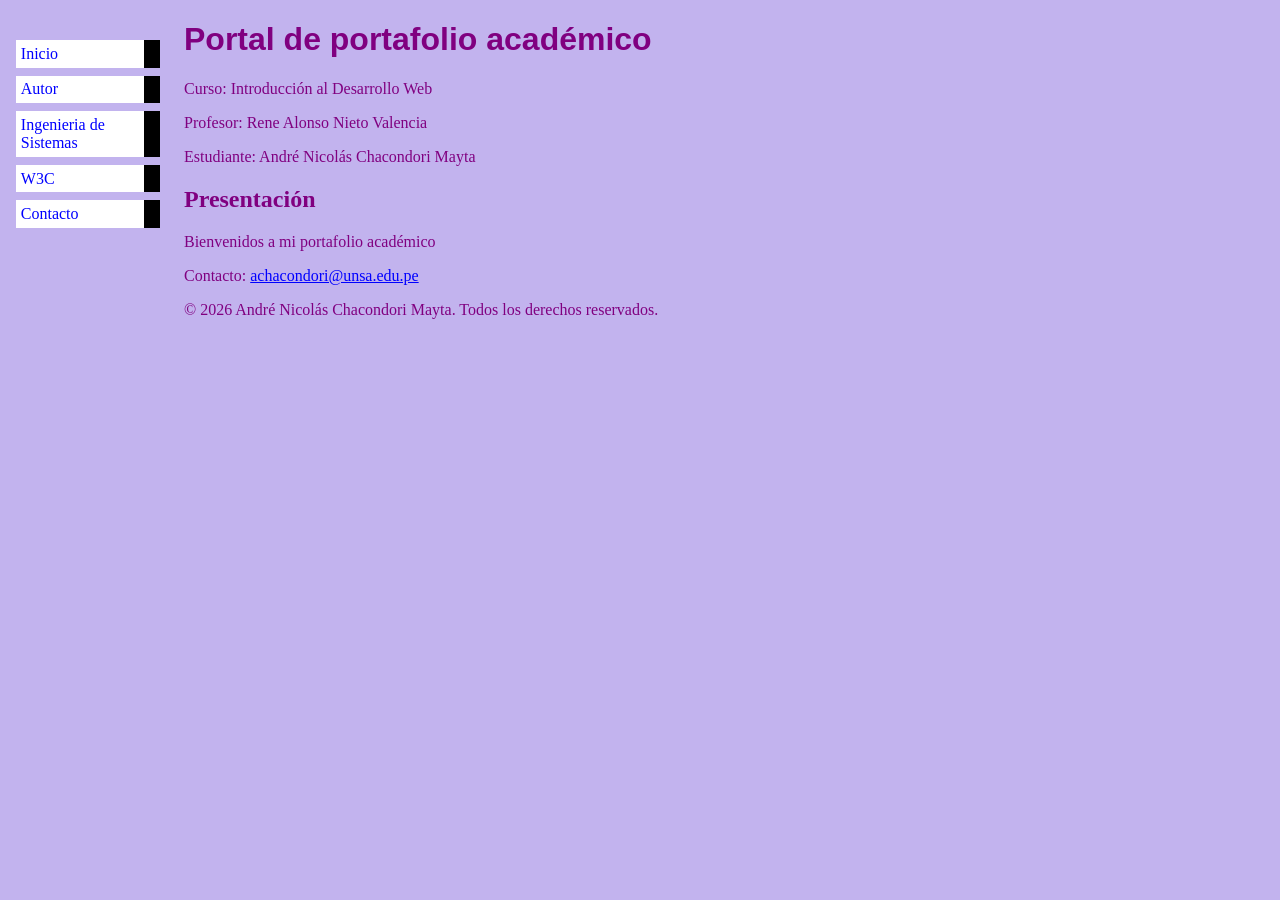
<file: laboratorio01/index.html>
<!DOCTYPE html PUBLIC "-//W3C//DTD HTML 4.01//EN">
<html>
<head>
  <title>Portal de portafolio academico</title>
  <link rel="stylesheet" href="css/style.css">
</head>

<body>

<!-- Site navigation menu -->
<ul class="navbar">
  <li><a href="index.html">Inicio</a></li>
  <li><a href="author.html">Autor</a></li>
  <li><a href="system.html">Ingenieria de Sistemas</a></li>
  <li><a href="w3c.html">W3C</a></li>
  <li><a href="contact.html">Contacto</a></li>
</ul>

<!-- Main content -->
<h1>Portal de portafolio académico</h1>

<p>Curso: Introducción al Desarrollo Web

<p>Profesor: Rene Alonso Nieto Valencia

<p>Estudiante: André Nicolás Chacondori Mayta
</header>
<main>
   <article>
       <h2>Presentación</h2
       <p>Bienvenidos a mi portafolio académico
   </article>
<!-- Pie de página -->
    <footer>
        <p>Contacto: <a href="mailto:achacondori@unsa.edu.pe">achacondori@unsa.edu.pe</a></p>
        <p>&copy; 2026 André Nicolás Chacondori Mayta. Todos los derechos reservados.</p>
    </footer>

</body>
</html>
</file>
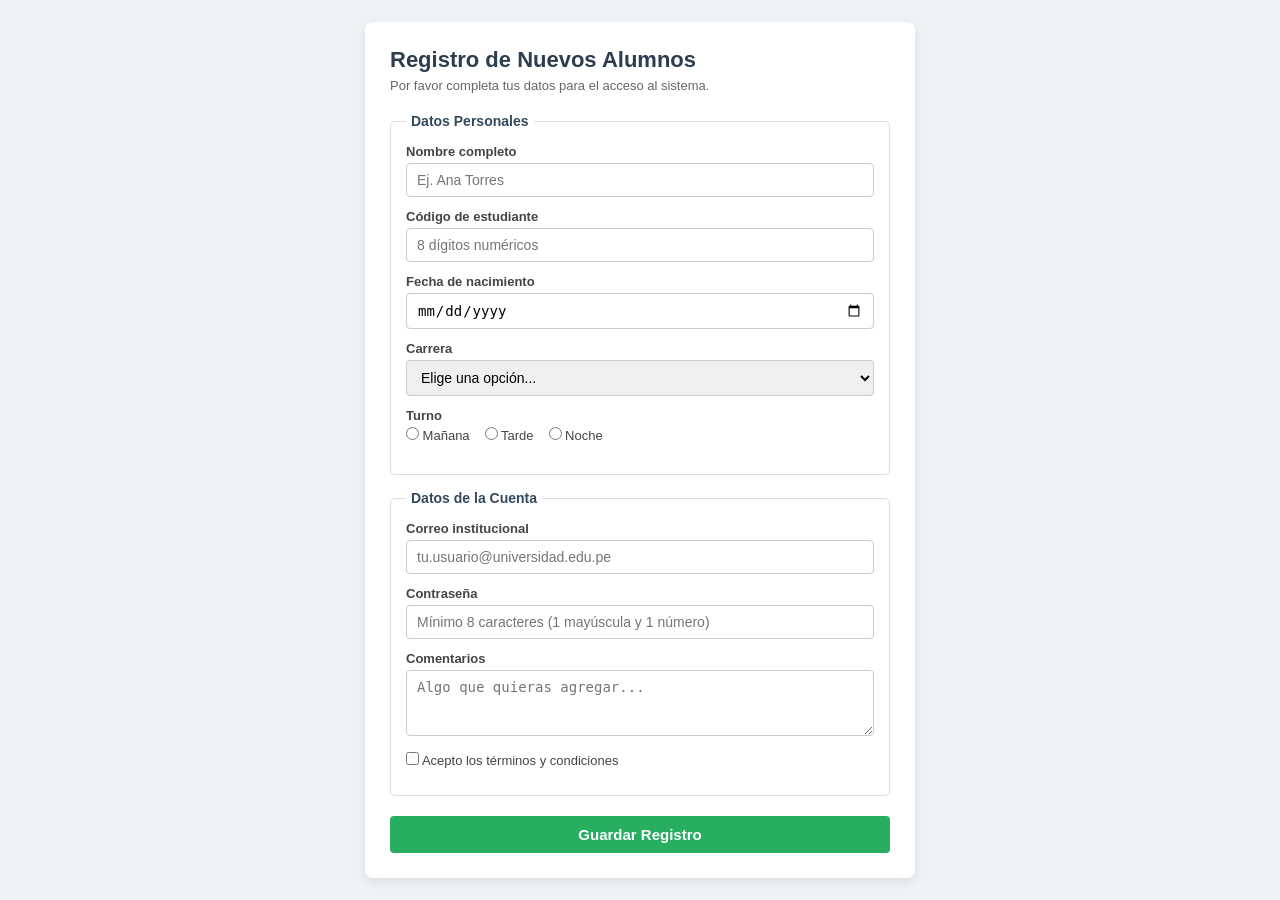
<file: laboratorio02/index.html>
<!DOCTYPE html>
<html lang="es">
<head>
    <meta charset="UTF-8">
    <meta name="viewport" content="width=device-width, initial-scale=1.0">
    <title>Registro de Estudiantes</title>
    <link rel="stylesheet" href="Style.css">
</head>
<body>

    <div class="contenedor">
        <h2>Registro de Nuevos Alumnos</h2>
        <p class="subtitulo">Por favor completa tus datos para el acceso al sistema.</p>

        <form action="/procesar" method="POST">
            <fieldset>
                <legend>Datos Personales</legend>

                <div class="campo">
                    <label for="nombre">Nombre completo</label>
                    <input type="text" id="nombre" name="nombre" required placeholder="Ej. Ana Torres">
                </div>

                <div class="campo">
                    <label for="codigo">Código de estudiante</label>
                    <input type="text" id="codigo" name="codigo" required pattern="[0-9]{8}" placeholder="8 dígitos numéricos" title="Deben ser exactamente 8 números">
                </div>

                <div class="campo">
                    <label for="fnacimiento">Fecha de nacimiento</label>
                    <input type="date" id="fnacimiento" name="fnacimiento" min="1950-01-01" max="2008-12-31" required>
                </div>

                <div class="campo">
                    <label for="carrera">Carrera</label>
                    <select id="carrera" name="carrera" required>
                        <option value="" disabled selected>Elige una opción...</option>
                        <option value="sistemas">Ingeniería de Sistemas</option>
                        <option value="software">Ingeniería de Software</option>
                        <option value="ciencias">Ciencia de la Computación</option>
                    </select>
                </div>

                <div class="campo">
                    <label>Turno</label>
                    <div class="opciones-radio">
                        <label><input type="radio" name="turno" value="mañana" required> Mañana</label>
                        <label><input type="radio" name="turno" value="tarde"> Tarde</label>
                        <label><input type="radio" name="turno" value="noche"> Noche</label>
                    </div>
                </div>
            </fieldset>

            <fieldset>
                <legend>Datos de la Cuenta</legend>

                <div class="campo">
                    <label for="correo">Correo institucional</label>
                    <input type="email" id="correo" name="correo" required placeholder="tu.usuario@universidad.edu.pe">
                </div>

                <div class="campo">
                    <label for="password">Contraseña</label>
                    <input type="password" id="password" name="password" required minlength="8" pattern="(?=.*\d)(?=.*[A-Z]).{8,}" placeholder="Mínimo 8 caracteres (1 mayúscula y 1 número)" title="Debe tener al menos 8 caracteres, una letra mayúscula y un número">
                </div>

                <div class="campo">
                    <label for="comentarios">Comentarios</label>
                    <textarea id="comentarios" name="comentarios" rows="3" placeholder="Algo que quieras agregar..."></textarea>
                </div>

                <div class="campo checkbox">
                    <label>
                        <input type="checkbox" name="terminos" required> Acepto los términos y condiciones
                    </label>
                </div>
            </fieldset>

            <button type="submit" class="boton-enviar">Guardar Registro</button>
        </form>
    </div>

</body>
</html>
</file>
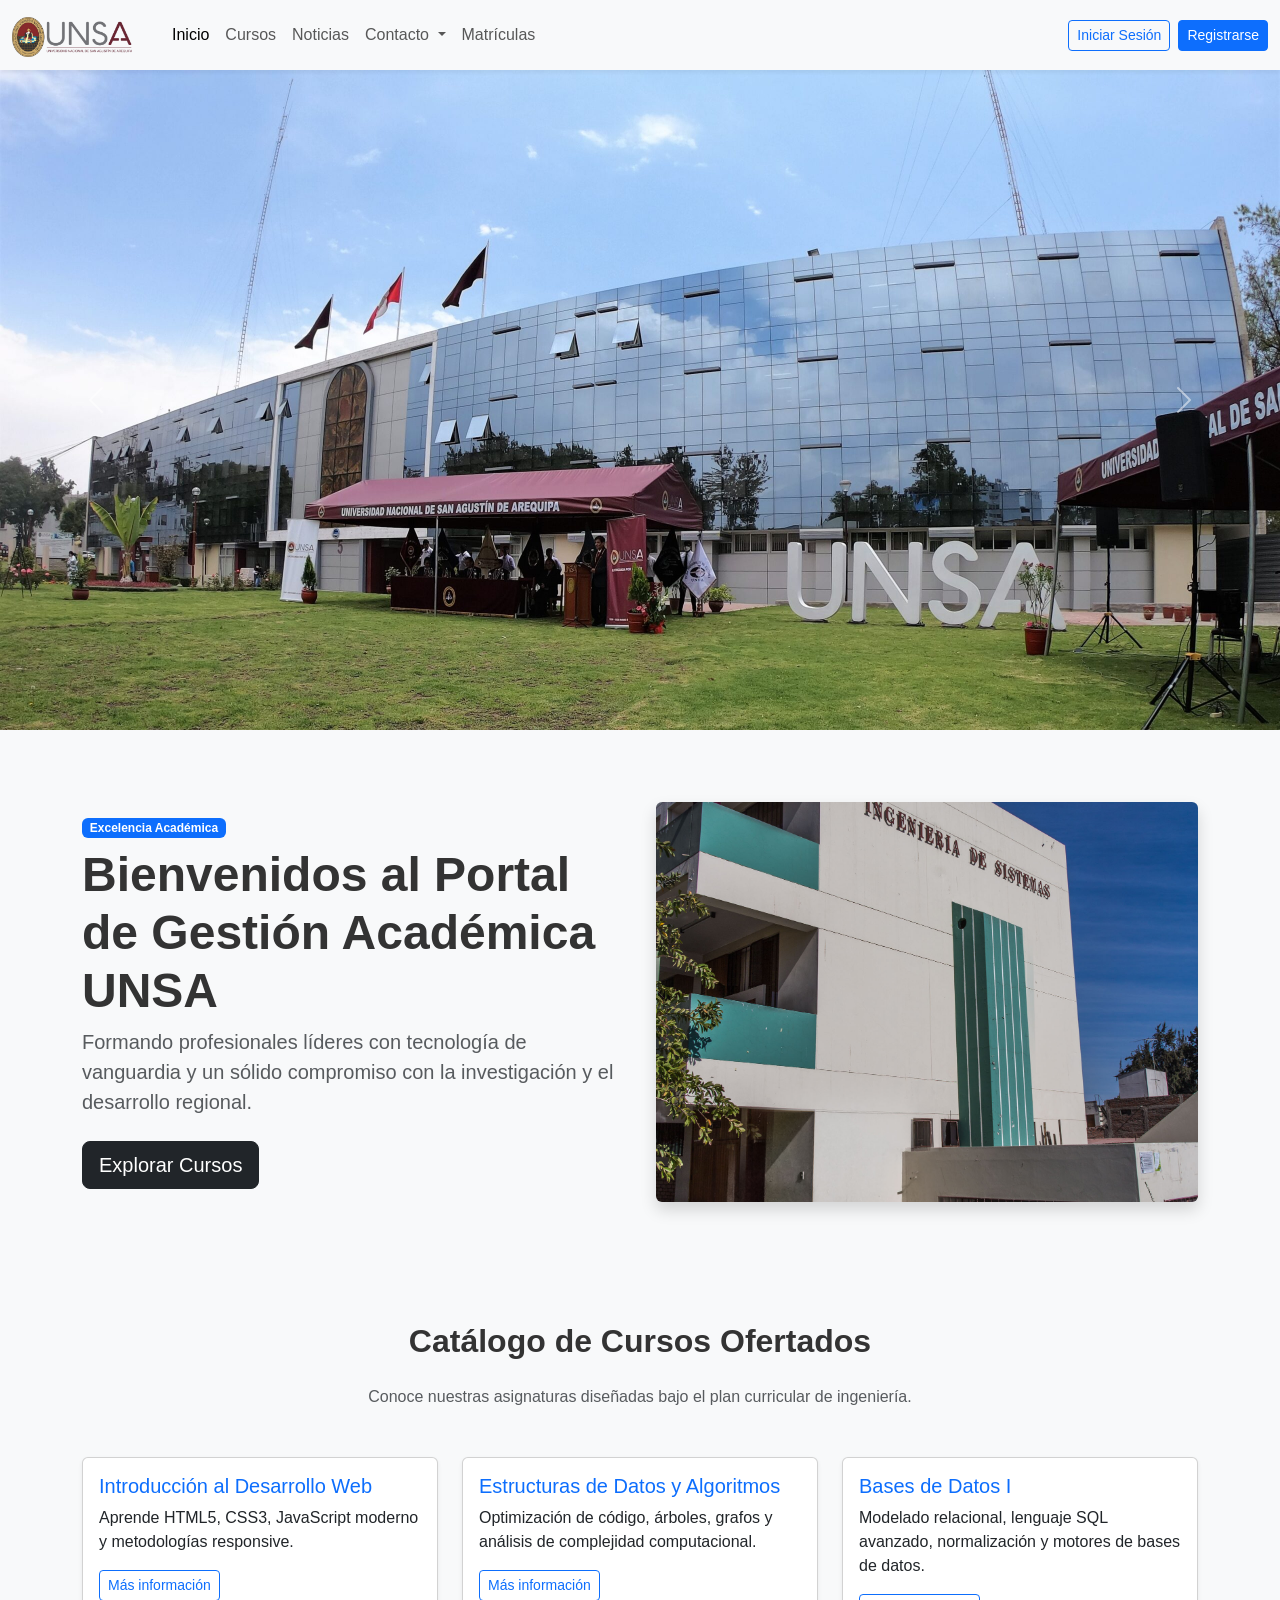
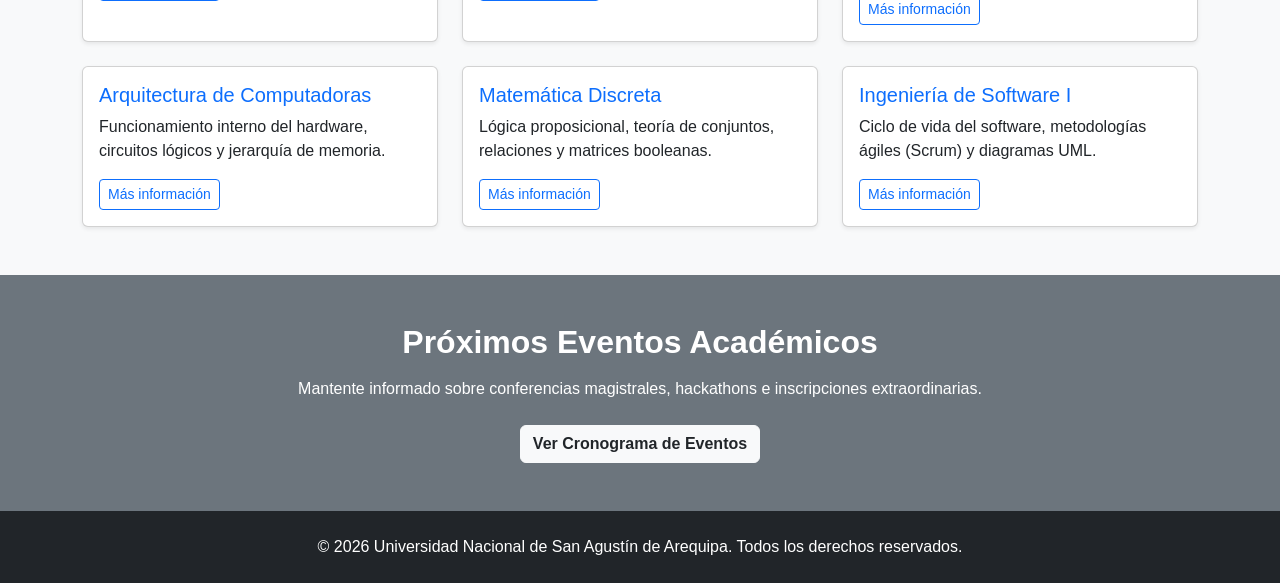
<file: laboratorio03/index.html>
<!DOCTYPE html>
<html lang="es">
<head>
    <meta charset="UTF-8">
    <meta name="viewport" content="width=device-width, initial-scale=1.0">
    <title>Universidad Nacional de San Agustín - Gestión Académica</title>
    <link href="https://cdn.jsdelivr.net/npm/bootstrap@5.3.8/dist/css/bootstrap.min.css" rel="stylesheet" integrity="sha384-sRIl4kxILFvY47J16cr9ZwB07vP4J8+LH7qKQnuqkuIAvNWLzeN8tE5YBujZqJLB" crossorigin="anonymous">
    <link rel="stylesheet" href="style.css">
</head>
<body>
<nav class="navbar navbar-expand-md bg-body-tertiary sticky-top shadow-sm">
  <div class="container-fluid">
    <a class="navbar-brand" href="#">  
        <img src="img/unsa.png" alt="Logo de la UNSA" width="120" class="d-inline-block align-text-top">
    </a>
    <button class="navbar-toggler" type="button" data-bs-toggle="collapse" data-bs-target="#navbarSupportedContent" aria-controls="navbarSupportedContent" aria-expanded="false" aria-label="Toggle navigation">
      <span class="navbar-toggler-icon"></span>
    </button>
    <div class="collapse navbar-collapse" id="navbarSupportedContent">
      <ul class="navbar-nav me-auto mb-2 mb-lg-0">
        <li class="nav-item ms-md-3">
          <a class="nav-link active" aria-current="page" href="#">Inicio</a>
        </li>
        <li class="nav-item">
          <a class="nav-link" href="#cursos">Cursos</a>
        </li>
        <li class="nav-item">
          <a class="nav-link" href="#noticias">Noticias</a>
        </li>
        <li class="nav-item dropdown">
          <a class="nav-link dropdown-toggle" href="#" role="button" data-bs-toggle="dropdown" aria-expanded="false">
            Contacto
          </a>
          <ul class="dropdown-menu">
            <li><a class="dropdown-item" href="#">Mesa de Partes</a></li>
            <li><a class="dropdown-item" href="#">Directorio Telefónico</a></li>
            <li><hr class="dropdown-divider"></li>
            <li><a class="dropdown-item" href="#">Soporte Técnico</a></li>
          </ul>
        </li>
        <li class="nav-item">
          <a class="nav-link" href="#">Matrículas</a>
        </li>
      </ul>
      <div class="d-flex gap-2">
          <button class="btn btn-outline-primary btn-sm" type="button">Iniciar Sesión</button>
          <button class="btn btn-primary btn-sm" type="button">Registrarse</button>
      </div>
    </div>
  </div>
</nav>

<div id="carouselExample" class="carousel slide" data-bs-ride="carousel">
  <div class="carousel-inner">
    <div class="carousel-item active">
      <img src="img/reflejo.jpg" class="d-block w-100" alt="Facultad de Ingeniería Industrial">
    </div>
    <div class="carousel-item">
      <img src="img/flora.jpg" class="d-block w-100" alt="Flora de la bibioteca">
    </div>
    <div class="carousel-item">
      <img src="img/escuela.jpg" class="d-block w-100" alt="Foto frontal de una escuela">
    </div>
    <div class="carousel-item">
      <img src="img/laboratorio.jpg" class="d-block w-100" alt="Foto de un laboratorio">
    </div>
  </div>
  <button class="carousel-control-prev" type="button" data-bs-target="#carouselExample" data-bs-slide="prev">
    <span class="carousel-control-prev-icon" aria-hidden="true"></span>
    <span class="visually-hidden">Previous</span>
  </button>
  <button class="carousel-control-next" type="button" data-bs-target="#carouselExample" data-bs-slide="next">
    <span class="carousel-control-next-icon" aria-hidden="true"></span>
    <span class="visually-hidden">Next</span>
  </button>
</div>   

<section class="container my-5">
    <div class="hero-container">
        <div class="hero-text">
            <span class="badge bg-primary mb-2">Excelencia Académica</span>
            <h1 class="display-5 fw-bold">Bienvenidos al Portal de Gestión Académica UNSA</h1>
            <p class="lead text-muted">Formando profesionales líderes con tecnología de vanguardia y un sólido compromiso con la investigación y el desarrollo regional.</p>
            <a href="#cursos" class="btn btn-dark btn-lg mt-2">Explorar Cursos</a>
        </div>
        <div class="hero-image">
            <img src="img/facultad.jpg" alt="Estudiantes UNSA" class="img-fluid rounded shadow">
        </div>
    </div>
</section>    

<section id="cursos" class="container py-5">
    <h2 class="text-center mb-4 fw-bold">Catálogo de Cursos Ofertados</h2>
    <p class="text-center text-muted mb-5">Conoce nuestras asignaturas diseñadas bajo el plan curricular de ingeniería.</p>
    
    <div class="curso-grid">
        <div class="card shadow-sm">
            <div class="card-body">
                <h5 class="card-title text-primary">Introducción al Desarrollo Web</h5>
                <p class="card-text">Aprende HTML5, CSS3, JavaScript moderno y metodologías responsive.</p>
                <a href="#" class="btn btn-outline-primary btn-sm" data-bs-toggle="modal" data-bs-target="#modalCurso">Más información</a>
            </div>
        </div>
        <div class="card shadow-sm">
            <div class="card-body">
                <h5 class="card-title text-primary">Estructuras de Datos y Algoritmos</h5>
                <p class="card-text">Optimización de código, árboles, grafos y análisis de complejidad computacional.</p>
                <a href="#" class="btn btn-outline-primary btn-sm" data-bs-toggle="modal" data-bs-target="#modalCurso">Más información</a>
            </div>
        </div>
        <div class="card shadow-sm">
            <div class="card-body">
                <h5 class="card-title text-primary">Bases de Datos I</h5>
                <p class="card-text">Modelado relacional, lenguaje SQL avanzado, normalización y motores de bases de datos.</p>
                <a href="#" class="btn btn-outline-primary btn-sm" data-bs-toggle="modal" data-bs-target="#modalCurso">Más información</a>
            </div>
        </div>
        <div class="card shadow-sm">
            <div class="card-body">
                <h5 class="card-title text-primary">Arquitectura de Computadoras</h5>
                <p class="card-text">Funcionamiento interno del hardware, circuitos lógicos y jerarquía de memoria.</p>
                <a href="#" class="btn btn-outline-primary btn-sm" data-bs-toggle="modal" data-bs-target="#modalCurso">Más información</a>
            </div>
        </div>
        <div class="card shadow-sm">
            <div class="card-body">
                <h5 class="card-title text-primary">Matemática Discreta</h5>
                <p class="card-text">Lógica proposicional, teoría de conjuntos, relaciones y matrices booleanas.</p>
                <a href="#" class="btn btn-outline-primary btn-sm" data-bs-toggle="modal" data-bs-target="#modalCurso">Más información</a>
            </div>
        </div>
        <div class="card shadow-sm">
            <div class="card-body">
                <h5 class="card-title text-primary">Ingeniería de Software I</h5>
                <p class="card-text">Ciclo de vida del software, metodologías ágiles (Scrum) y diagramas UML.</p>
                <a href="#" class="btn btn-outline-primary btn-sm" data-bs-toggle="modal" data-bs-target="#modalCurso">Más información</a>
            </div>
        </div>
    </div>
</section>

<section id="noticias" class="container-fluid bg-secondary text-white py-5">
    <div class="container text-center">
        <h2 class="fw-bold mb-3">Próximos Eventos Académicos</h2>
        <p class="mb-4">Mantente informado sobre conferencias magistrales, hackathons e inscripciones extraordinarias.</p>
        <button class="btn btn-light text-dark fw-bold" data-bs-toggle="modal" data-bs-target="#modalEvento">Ver Cronograma de Eventos</button>
    </div>
</section>
<div class="modal fade" id="modalCurso" tabindex="-1" aria-labelledby="modalCursoLabel" aria-hidden="true">
  <div class="modal-dialog">
    <div class="modal-content text-dark">
      <div class="modal-header">
        <h5 class="modal-title" id="modalCursoLabel">Detalle del Curso</h5>
        <button type="button" class="btn-close" data-bs-dismiss="modal" aria-label="Close"></button>
      </div>
      <div class="modal-body">
        <p>Este curso forma parte de la currícula oficial de la Escuela Profesional. Incluye laboratorios prácticos semanales, evaluaciones continuas y un proyecto final integrador.</p>
      </div>
      <div class="modal-footer">
        <button type="button" class="btn btn-secondary" data-bs-dismiss="modal">Cerrar</button>
      </div>
    </div>
  </div>
</div>
    
<div class="modal fade" id="modalEvento" tabindex="-1" aria-labelledby="modalEventoLabel" aria-hidden="true">
  <div class="modal-dialog">
    <div class="modal-content text-dark">
      <div class="modal-header">
        <h5 class="modal-title" id="modalEventoLabel">Cronograma de Eventos 2026</h5>
        <button type="button" class="btn-close" data-bs-dismiss="modal" aria-label="Close"></button>
      </div>
      <div class="modal-body">
        <ul>
          <li><strong>15 de Octubre:</strong> Inicio de inscripciones para matrícula extemporánea.</li>
          <li><strong>28 de Octubre:</strong> Feria de Proyectos de Innovación Tecnológica TIF.</li>
          <li><strong>10 de Noviembre:</strong> Conferencia magistral sobre Inteligencia Artificial.</li>
        </ul>
      </div>
      <div class="modal-footer">
        <button type="button" class="btn btn-secondary" data-bs-dismiss="modal">Cerrar</button>
      </div>
    </div>
  </div>
</div>
<footer class="bg-dark text-white text-center py-4">
    <p class="mb-0">&copy; 2026 Universidad Nacional de San Agustín de Arequipa. Todos los derechos reservados.</p>
</footer>

<script src="https://cdn.jsdelivr.net/npm/bootstrap@5.3.8/dist/js/bootstrap.bundle.min.js" integrity="sha384-FKyoEForCGlyvwx9Hj09JcYn3nv7wiPVlz7YYwJrWVcXK/BmnVDxM+D2scQbITxI" crossorigin="anonymous"></script>    
</body>
</html>
</file>
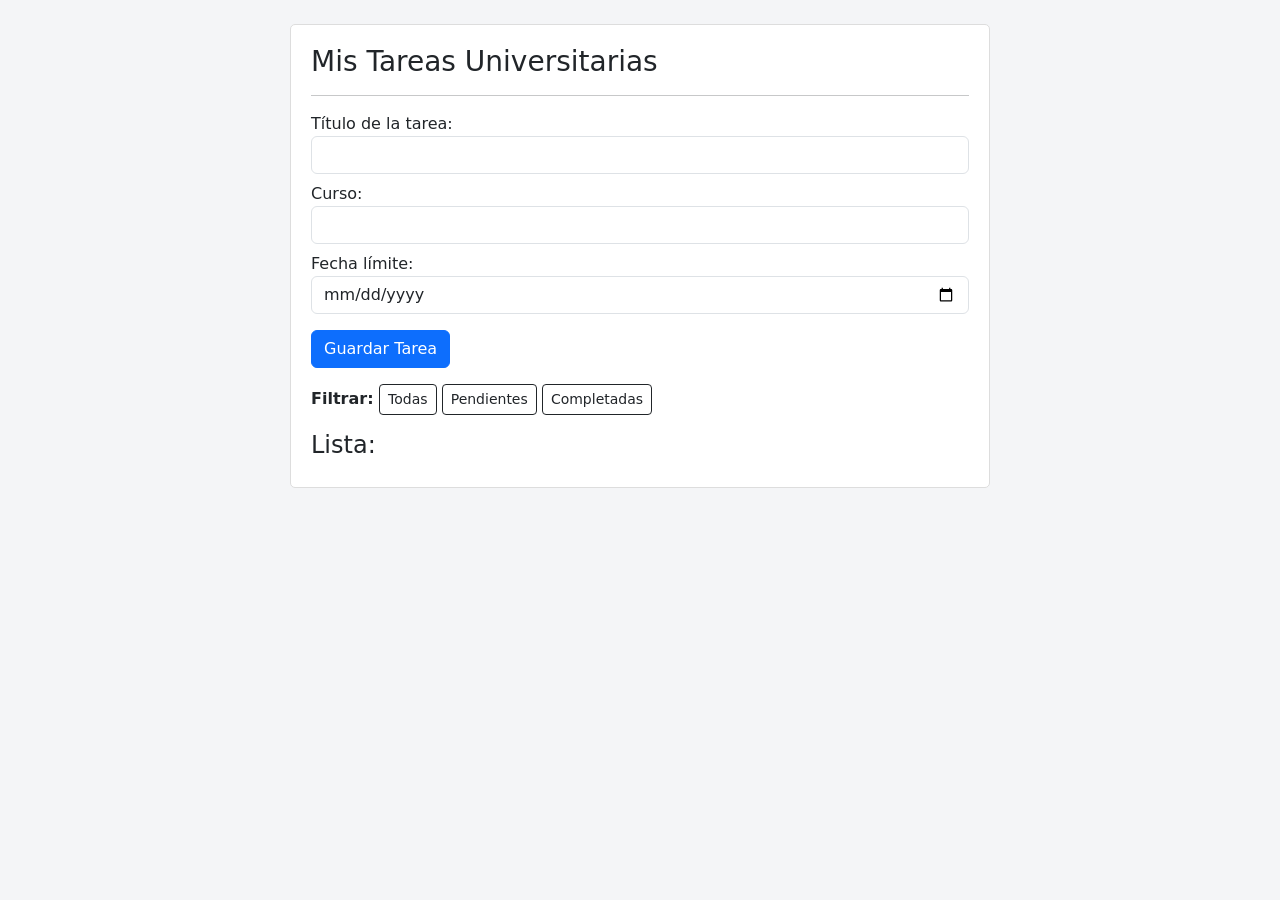
<file: laboratorio04/index.html>
<!DOCTYPE html>
<html lang="es">
<head>
    <meta charset="UTF-8">
    <title>Gestor de Tareas</title>
    <link href="https://cdn.jsdelivr.net/npm/bootstrap@5.3.0/dist/css/bootstrap.min.css" rel="stylesheet">
    <link rel="stylesheet" href="styles.css">
</head>
<body class="p-4">

    <div class="container" style="max-width: 700px; border: 1px solid #ddd; padding: 20px; border-radius: 5px; background: white;">
        <h3>Mis Tareas Universitarias</h3>
        <hr>

        <div id="alertas"></div>

        <form id="form-tareas" class="mb-3">
            <div class="mb-2">
                <label>Título de la tarea:</label>
                <input type="text" class="form-control" id="titulo">
            </div>
            <div class="mb-2">
                <label>Curso:</label>
                <input type="text" class="form-control" id="curso">
            </div>
            <div class="mb-2">
                <label>Fecha límite:</label>
                <input type="date" class="form-control" id="fecha">
            </div>
            <button type="submit" class="btn btn-primary mt-2">Guardar Tarea</button>
        </form>

        <div class="mb-3">
            <strong>Filtrar: </strong>
            <button class="btn btn-sm btn-outline-dark" onclick="setFiltro('todas')">Todas</button>
            <button class="btn btn-sm btn-outline-dark" onclick="setFiltro('pendientes')">Pendientes</button>
            <button class="btn btn-sm btn-outline-dark" onclick="setFiltro('completadas')">Completadas</button>
        </div>

        <h4>Lista:</h4>
        <div id="lista-tareas"></div>
    </div>

    <script src="script.js"></script>
</body>
</html>
</file>
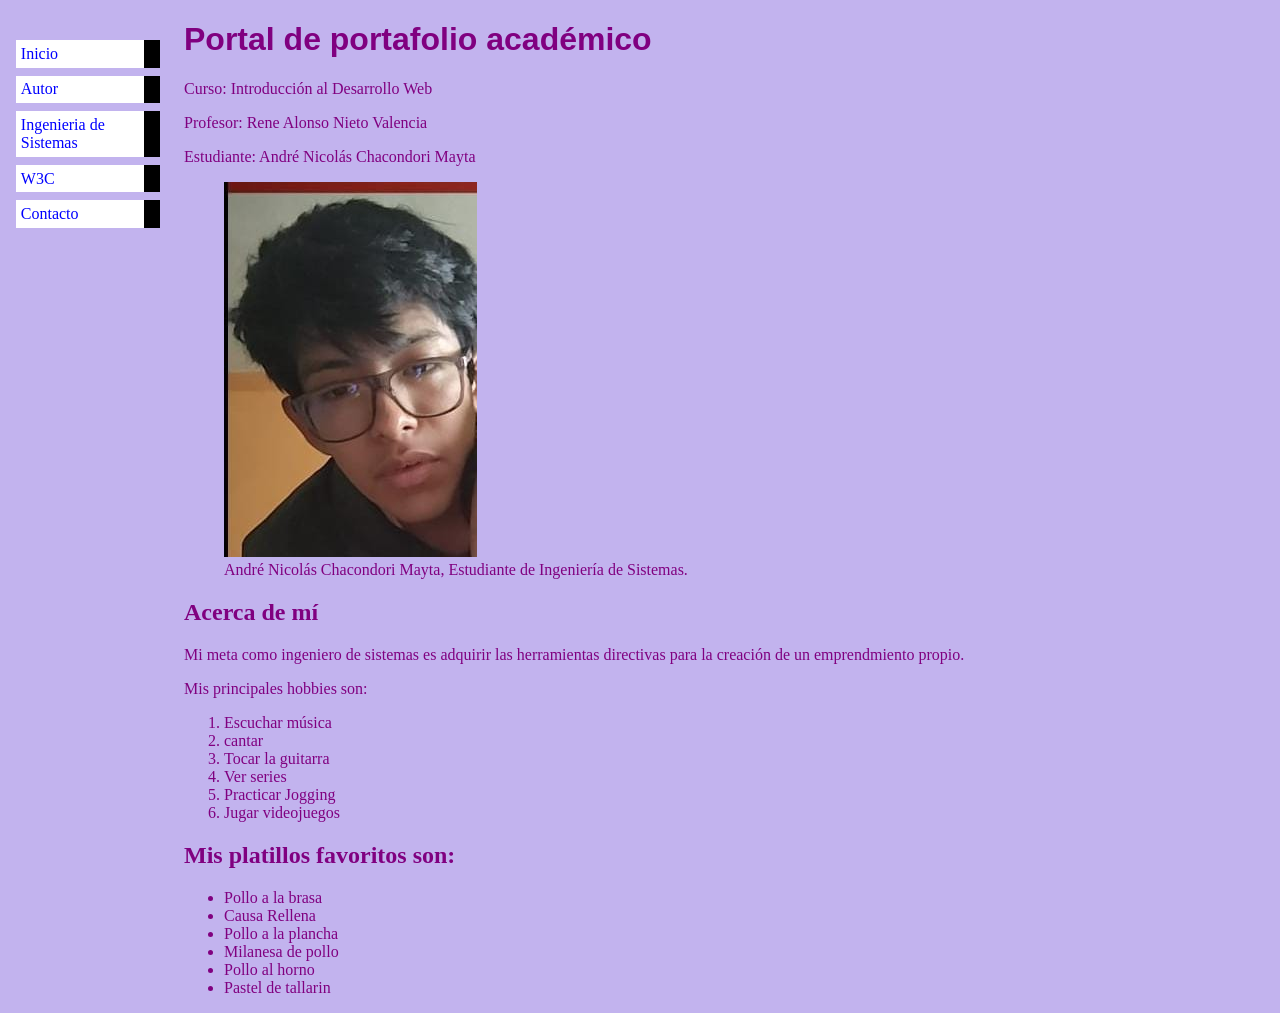
<file: laboratorio01/author.html>
<!DOCTYPE html PUBLIC "-//W3C//DTD HTML 4.01//EN">
<html>
<head>
  <title>Portal de portafolio academico</title>
  <link rel="stylesheet" href="css/style.css">
</head>

<body>


<ul class="navbar">
  <li><a href="index.html">Inicio</a></li>
  <li><a href="author.html">Autor</a></li>
  <li><a href="system.html">Ingenieria de Sistemas</a></li>
  <li><a href="w3c.html">W3C</a></li>
  <li><a href="contact.html">Contacto</a></li>
</ul>


<h1>Portal de portafolio académico</h1>

<p>Curso: Introducción al Desarrollo Web

<p>Profesor: Rene Alonso Nieto Valencia

<p>Estudiante: André Nicolás Chacondori Mayta

<figure>
    <img src="img/mi cara.jpg" alt="Retrato de André Nicolás Chacondori Mayta" title="André Nicolás Chacondori Mayta">
    <figcaption>André Nicolás Chacondori Mayta, Estudiante de Ingeniería de Sistemas.</figcaption>
  
</figure>
</header>
<main>
   <article>
       <h2>Acerca de mí</h2>
       <p>Mi meta como ingeniero de sistemas es adquirir las herramientas directivas para la creación de un emprendmiento propio. </p>
       <p>Mis principales hobbies son:</p>
       <ol> 
       <li>Escuchar música</li>
       <li> cantar</li>
       <li> Tocar la guitarra</li>
        <li>Ver series</li>
        <li>Practicar Jogging </li>
        <li>Jugar videojuegos</li>
       </ol>
       <h2> Mis platillos favoritos son:</h2>
       <ul>
        <li>Pollo a la brasa</li>
        <li>Causa Rellena</li>
        <li>Pollo a la plancha</li>
        <li>Milanesa de pollo</li>
        <li>Pollo al horno</li>
        <li>Pastel de tallarin</li>



       </ul>
   </article>


</body>
</html>
</file>
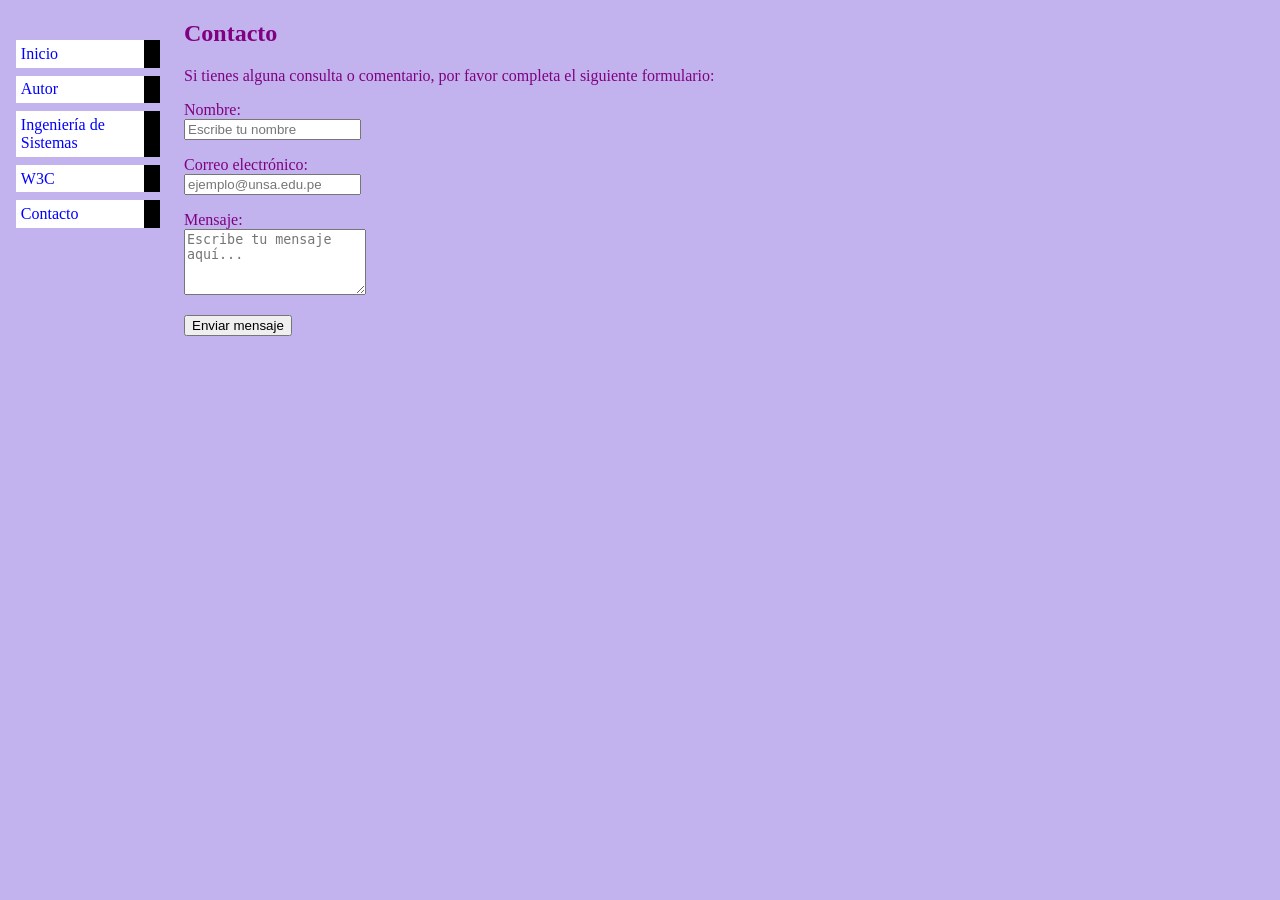
<file: laboratorio01/contact.html>
<!DOCTYPE html>
<html lang="es">
<head>
    <meta charset="UTF-8">
    <title>Contacto - Portal Académico</title>
    <link rel="stylesheet" href="css/style.css">
</head>
<body>

    <!-- Site navigation menu -->
    <ul class="navbar">
        <li><a href="index.html">Inicio</a></li>
        <li><a href="author.html">Autor</a></li>
        <li><a href="system.html">Ingeniería de Sistemas</a></li>
        <li><a href="w3c.html">W3C</a></li>
        <li><a href="contact.html">Contacto</a></li>
    </ul>

    <!-- Main content -->
    <main>
        <article>
            <h2>Contacto</h2>
            <p>Si tienes alguna consulta o comentario, por favor completa el siguiente formulario:</p>

            <form action="#" method="POST">
                <p>
                    <label for="nombre">Nombre:</label><br>
                    <input type="text" id="nombre" name="nombre" placeholder="Escribe tu nombre" required>
                </p>

                <p>
                    <label for="correo">Correo electrónico:</label><br>
                    <input type="email" id="correo" name="correo" placeholder="ejemplo@unsa.edu.pe" required>
                </p>

                <p>
                    <label for="mensaje">Mensaje:</label><br>
                    <textarea id="mensaje" name="mensaje" rows="4" placeholder="Escribe tu mensaje aquí..." required></textarea>
                </p>

                <p>
                    <button type="submit">Enviar mensaje</button>
                </p>
            </form>
        </article>
    </main>

</body>
</html>
</file>
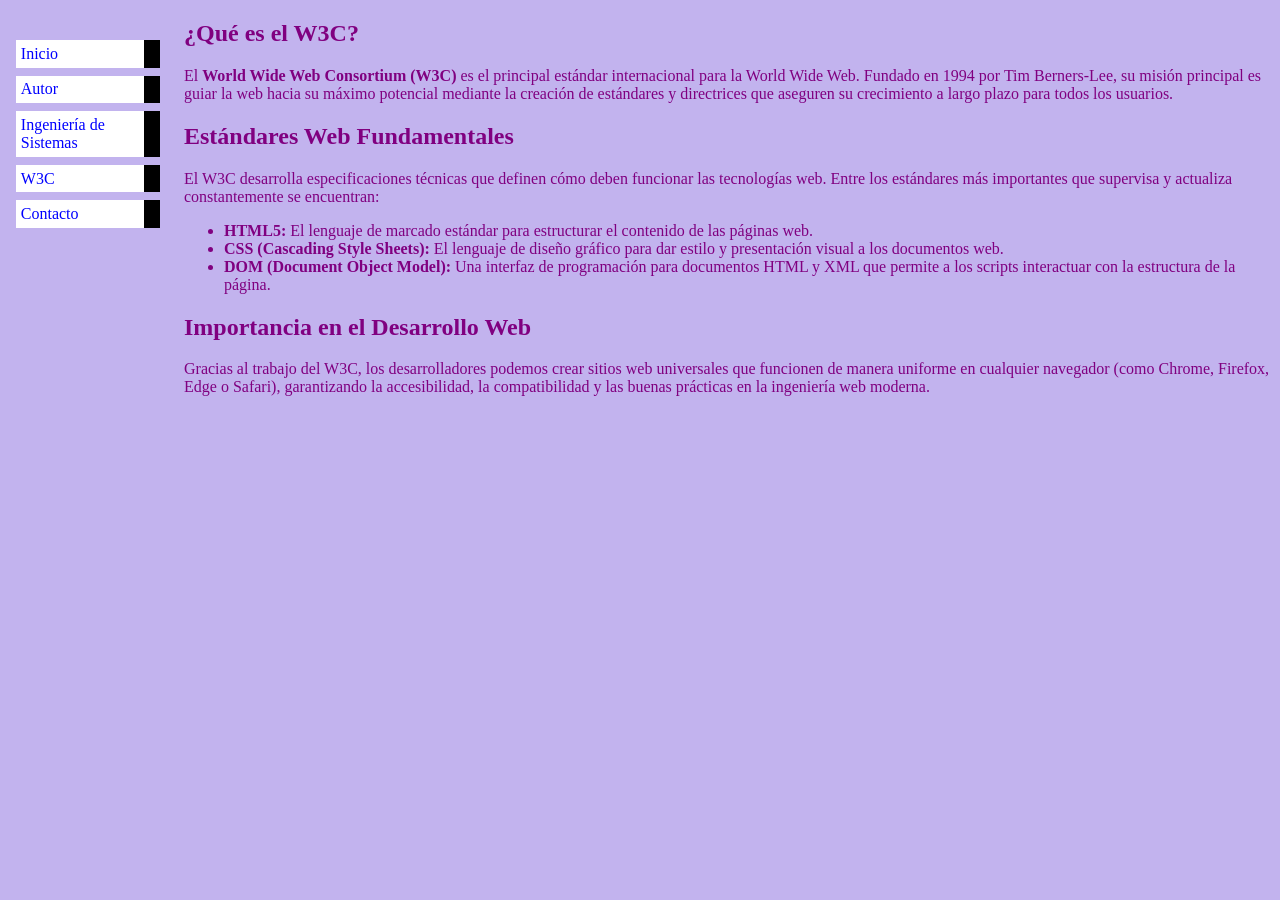
<file: laboratorio01/w3c.html>
<!DOCTYPE html>
<html lang="es">
<head>
    <meta charset="UTF-8">
    <title>W3C - Portal Académico</title>
    <link rel="stylesheet" href="css/style.css">
</head>
<body>

    <!-- Site navigation menu -->
    <ul class="navbar">
        <li><a href="index.html">Inicio</a></li>
        <li><a href="author.html">Autor</a></li>
        <li><a href="system.html">Ingeniería de Sistemas</a></li>
        <li><a href="w3c.html">W3C</a></li>
        <li><a href="contact.html">Contacto</a></li>
    </ul>

    <!-- Main content -->
    <main>
        <article>
            <h2>¿Qué es el W3C?</h2>
            <p>El <strong>World Wide Web Consortium (W3C)</strong> es el principal estándar internacional para la World Wide Web. Fundado en 1994 por Tim Berners-Lee, su misión principal es guiar la web hacia su máximo potencial mediante la creación de estándares y directrices que aseguren su crecimiento a largo plazo para todos los usuarios.</p>

            <h2>Estándares Web Fundamentales</h2>
            <p>El W3C desarrolla especificaciones técnicas que definen cómo deben funcionar las tecnologías web. Entre los estándares más importantes que supervisa y actualiza constantemente se encuentran:</p>
            <ul>
                <li><strong>HTML5:</strong> El lenguaje de marcado estándar para estructurar el contenido de las páginas web.</li>
                <li><strong>CSS (Cascading Style Sheets):</strong> El lenguaje de diseño gráfico para dar estilo y presentación visual a los documentos web.</li>
                <li><strong>DOM (Document Object Model):</strong> Una interfaz de programación para documentos HTML y XML que permite a los scripts interactuar con la estructura de la página.</li>
            </ul>

            <h2>Importancia en el Desarrollo Web</h2>
            <p>Gracias al trabajo del W3C, los desarrolladores podemos crear sitios web universales que funcionen de manera uniforme en cualquier navegador (como Chrome, Firefox, Edge o Safari), garantizando la accesibilidad, la compatibilidad y las buenas prácticas en la ingeniería web moderna.</p>
        </article>
    </main>

</body>
</html>
</file>
<file: laboratorio01/css/style.css>
body {
  padding-left: 11em;
  font-family: Georgia, "Times New Roman",
        Times, serif;
  color: purple;
  background-color: #3f0dca50 }
ul.navbar {
  list-style-type: none;
  padding: 0;
  margin: 0;
  position: absolute;
  top: 2em;
  left: 1em;
  width: 9em }
h1 {
  font-family: Helvetica, Geneva, Arial,
        SunSans-Regular, sans-serif }
ul.navbar li {
  background: white;
  margin: 0.5em 0;
  padding: 0.3em;
  border-right: 1em solid black }
ul.navbar a {
  text-decoration: none }
a:link {
  color: blue }
a:visited {
  color: purple }
address {
  margin-top: 1em;
  padding-top: 1em;
  border-top: thin dotted }
</file>
<file: laboratorio02/Style.css>
* {
    box-sizing: border-box;
    margin: 0;
    padding: 0;
}

body {
    font-family: Arial, sans-serif;
    background: #eef2f5;
    color: #333;
    display: flex;
    justify-content: center;
    align-items: center;
    min-height: 100vh;
    padding: 20px;
}
.contenedor {
    background: #ffffff;
    width: 100%;
    max-width: 550px;
    padding: 25px;
    border-radius: 8px;
    box-shadow: 0 3px 10px rgba(0, 0, 0, 0.08);
}

.contenedor h2 {
    font-size: 22px;
    margin-bottom: 5px;
    color: #2c3e50;
}

.subtitulo {
    font-size: 13px;
    color: #666;
    margin-bottom: 20px;
}

fieldset {
    border: 1px solid #ddd;
    border-radius: 5px;
    padding: 15px;
    margin-bottom: 15px;
}

legend {
    font-weight: bold;
    color: #34495e;
    font-size: 14px;
    padding: 0 5px;
}
.campo {
    margin-bottom: 12px;
}

.campo label {
    display: block;
    font-size: 13px;
    font-weight: bold;
    margin-bottom: 4px;
    color: #444;
}

input[type="text"],
input[type="email"],
input[type="password"],
input[type="date"],
select,
textarea {
    width: 100%;
    padding: 8px 10px;
    border: 1px solid #ccc;
    border-radius: 4px;
    font-size: 14px;
}

input:focus, select:focus, textarea:focus {
    border-color: #2980b9;
    outline: none;
    box-shadow: 0 0 4px rgba(41, 128, 185, 0.3);
}

.opciones-radio {
    display: flex;
    gap: 15px;
    font-weight: normal;
    font-size: 13px;
}

.opciones-radio label,
.checkbox label {
    font-weight: normal;
    cursor: pointer;
}

.checkbox {
    margin-top: 10px;
    font-size: 13px;
}

.boton-enviar {
    width: 100%;
    background: #27ae60;
    color: white;
    border: none;
    padding: 10px;
    border-radius: 4px;
    font-size: 15px;
    font-weight: bold;
    cursor: pointer;
    margin-top: 5px;
}

.boton-enviar:hover {
    background: #219653;
}

.boton-enviar:active {
    background: #1e8449;
}
</file>
<file: laboratorio03/style.css>
body {
    font-family: 'Segoe UI', Tahoma, Geneva, Verdana, sans-serif;
    background-color: #f8f9fa;
    color: #333;
    margin: 0;
    padding: 0;
}
.hero-container {
    display: flex;
    flex-direction: column; 
    align-items: center;
    gap: 2rem;
    padding: 1.5rem 0;
}

.hero-text {
    flex: 1;
    text-align: center;
}

.hero-image {
    flex: 1;
    width: 100%;
}

.hero-image img {
    width: 100%;
    max-height: 400px;
    object-fit: cover;
}
@media (min-width: 768px) {
    .hero-container {
        flex-direction: row; 
        text-align: left;
        justify-content: space-between;
    }

    .hero-text {
        text-align: left;
    }
}
.curso-grid {
    display: grid;
    grid-template-columns: 1fr; 
    gap: 1.5rem;
}

@media (min-width: 576px) {
    .curso-grid {
        grid-template-columns: repeat(2, 1fr);
    }
}

@media (min-width: 992px) {
    .curso-grid {
        grid-template-columns: repeat(3, 1fr);
    }
}

.curso-grid .card {
    transition: transform 0.3s ease, box-shadow 0.3s ease;
}

.curso-grid .card:hover {
    transform: translateY(-5px);
    box-shadow: 0 0.5rem 1rem rgba(0, 0, 0, 0.15) !important;
}
</file>
<file: laboratorio04/styles.css>
body {
    background-color: #f4f5f7;
}

.tarea-box {
    border: 1px solid #ccc;
    padding: 10px;
    margin-bottom: 10px;
    border-radius: 4px;
}

.tachado { 
    text-decoration: line-through; 
    color: gray; 
    background-color: #f8f9fa;
}
</file>
